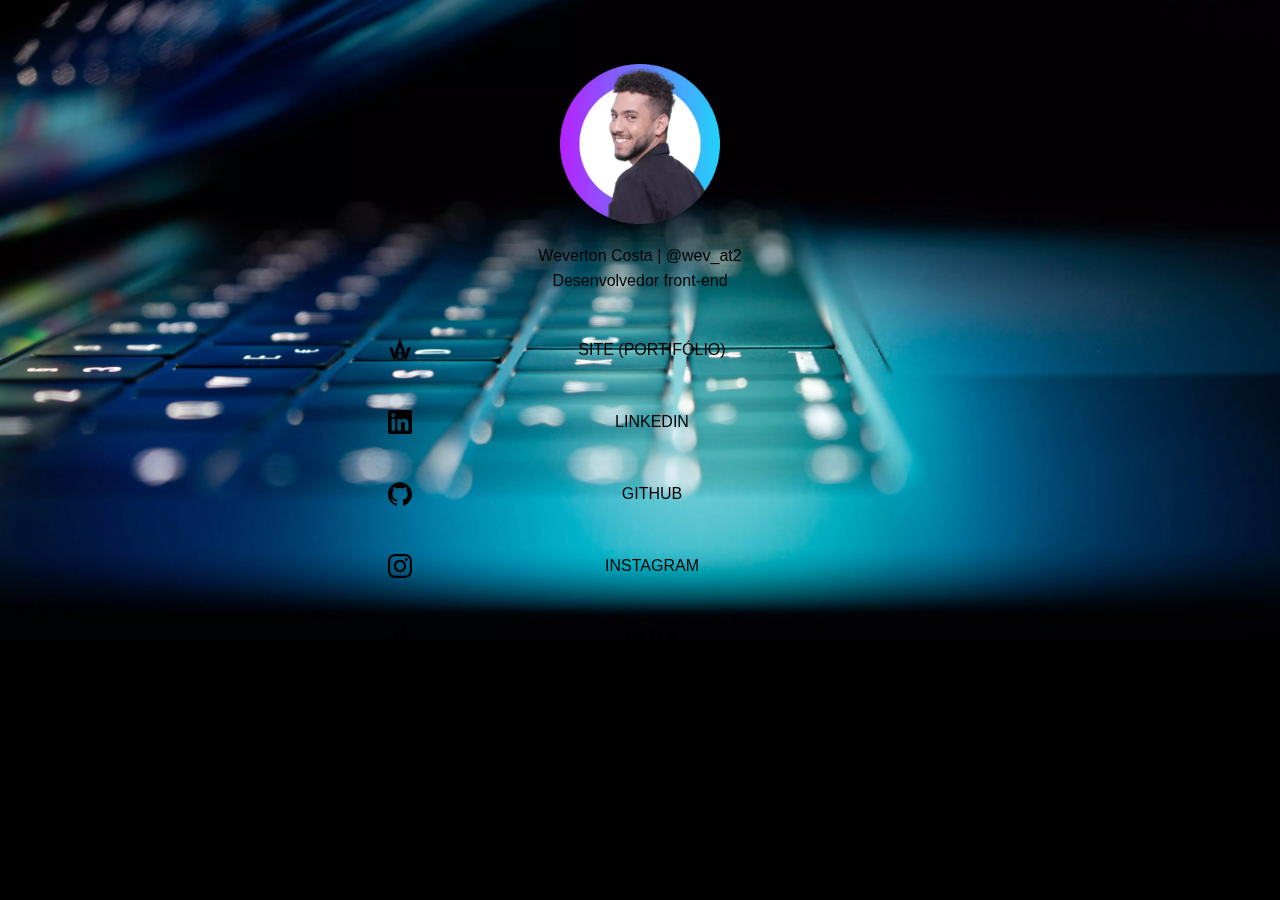
<file: linkbio/index.html>
<!DOCTYPE html>
<html>

<head>
    <meta charset="UTF-8">
    <meta http-equiv="X-UA-Compatible" content="IE=edge">
    <meta name="viewport" content="width=device-width, initial-scale=1.0">
    <title>Weverton Costa | Linkbio</title>
    <meta name="description" content="Conecte-se comigo para explorar oportunidades no desenvolvimento front-end! 💻✨ Experiência em VTEX, Vnda by Olist, Deco.cx, Salesforce e Wake. Vamos criar algo incrível juntos! 🚀 #WebDev #Inovação.">
    <meta name="keywords" content="Front-end development, Web development portfolio, Website optimization, Desenvolvimento Web, Desenvolvedor Frontend, Desenvolvimento Web Moderno, Desenvolvedor de sites, Programador front-end Embu das Artes, Programador Web em São Paulo, SEO, Performance Web, Web design, UI, User interface, UX/UI design, Responsive Design, Prototipagem Rápida, Vtex, Vtex IO, Vnda By Olist, HTML5, HTML, CSS3, CSS, JavaScript, Portfólio, Projetos, Criatividade, Freelancer">
    <meta name="robots" content="index, follow">
    <meta name="author" content="Weverton Costa">
    <meta name="publisher" content="Weverton Costa">
    <meta name="referrer" content="no-referrer-when-downgrade">
    <meta name="theme-color" content="#0e1e5b">
    <link rel="shortcut icon" href="/assets/img/favicon/favicon.ico" type="image/x-icon">
    <link rel="icon" href="/assets/img/favicon/favicon-32x32.webp" type="image/png">
    <link rel="canonical" href="https://wevertoncosta.com.br/linkbio">
    <link rel="stylesheet" href="/assets/css/style.css" />
    <link rel="stylesheet" href="/assets/css/linkbio/style.css" />
</head>

<body class="wc-linkbio">
    <div class="wc-linkbio__banner">
        <picture>
            <source media="(min-width: 769px)" srcset="/assets/img/wc.mainHome-BG-2-1.webp">
            <source media="(max-width: 768px)" srcset="/assets/img/wc.mainHome-BG-9-16.webp">
            <img class="wc-main__banner--img" src="/assets/img/wc.mainHome-BG-2-1.webp" alt="" style="display: block; max-width: 100%; height: auto;">
        </picture>
    </div>
    <main class="wc-linkbio__main">
        <header class="wc-linkbio__header">
            <img class="wc-linkbio__header--img" src="/assets/img/wc-profile-pic.webp" />
            <div class="wc-linkbio__header--text">
                <h1 class="wc-linkbio__header--title">Weverton Costa
                    <span>| @wev_at2</span>
                </h1>
                <h2 class="wc-linkbio__header--subtitle">Desenvolvedor front-end</h2>
            </div>
        </header>

        <section class="wc-linkbio__primary-links">
            <ul class="wc-linkbio__primary-links--items">
                <li class="wc-linkbio__primary-links--item">
                    <a title="Site" target="_blank" class="wc-linkbio__primary-links--item_link" href="https://wevertoncosta.com.br">
                        <svg width="24" height="24">
                            <use xlink:href="/assets/svg/wc_linkbio-social_icons.svg#wc-linkbio-site" />
                        </svg>
                        <span>
                            SITE (PORTIFÓLIO)
                        </span>
                    </a>
                </li>
                <li class="wc-linkbio__primary-links--item">
                    <a title="LinkedIn" target="_blank" class="wc-linkbio__primary-links--item_link" href="https://linkedin.com/in/weverton-costa">
                        <svg width="24" height="24">
                            <use xlink:href="/assets/svg/wc_linkbio-social_icons.svg#wc-linkbio-linkedin" />
                        </svg>
                        <span>
                            LINKEDIN
                        </span>
                    </a>
                </li>
                <li class="wc-linkbio__primary-links--item">
                    <a title="GitHub" target="_blank" class="wc-linkbio__primary-links--item_link" href="https://github.com/Wev-at2">
                        <svg width="24" height="24">
                            <use xlink:href="/assets/svg/wc_linkbio-social_icons.svg#wc-linkbio-github" />
                        </svg>
                        <span>
                            GITHUB
                        </span>
                    </a>
                </li>
                <li class="wc-linkbio__primary-links--item">
                    <a title="Instagram" target="_blank" class="wc-linkbio__primary-links--item_link" href="https://instagram.com/wev_at2">
                        <svg width="24" height="24">
                            <use xlink:href="/assets/svg/wc_linkbio-social_icons.svg#wc-linkbio-instagram" />
                        </svg>
                        <span>
                            INSTAGRAM
                        </span>
                    </a>
                </li>
                <li class="wc-linkbio__primary-links--item">
                    <a title="TikTok" target="_blank" class="wc-linkbio__primary-links--item_link" href="https://tiktok.com/@wev_at2">
                        <svg width="24" height="24">
                            <use xlink:href="/assets/svg/wc_linkbio-social_icons.svg#wc-linkbio-tiktok" />
                        </svg>
                        <span>
                            TIKTOK
                        </span>
                    </a>
                </li>
                <li class="wc-linkbio__primary-links--item">
                    <a title="Facebook" target="_blank" class="wc-linkbio__primary-links--item_link" href="https://facebook.com/weverton.costa.cr7">
                        <svg width="24" height="24">
                            <use xlink:href="/assets/svg/wc_linkbio-social_icons.svg#wc-linkbio-facebook" />
                        </svg>
                        <span>
                            FACEBOOK
                        </span>
                    </a>
                </li>
            </ul>
        </section>

        <section class="wc-linkbio__secondary-links">
            <p class="wc-linkbio__secondary-links--text">
                Também sou cantor e compositor nas horas vagas. <br />Confira minhas músicas disponíveis nas plataformas
                digitais.
            </p>
            <ul class="wc-linkbio__secondary-links--items">
                <li class="wc-linkbio__secondary-links--item">
                    <a title="Spotify" target="_blank" class="wc-linkbio__secondary-links--item_link" href="https://www.spotify.com/">
                        <svg width="30" height="30">
                            <use xlink:href="/assets/svg/wc_linkbio-social_icons.svg#wc-linkbio-spotify" />
                        </svg>
                    </a>
                </li>
                <li class="wc-linkbio__secondary-links--item">
                    <a title="Deezer" target="_blank" class="wc-linkbio__secondary-links--item_link" href="https://www.deezer.com/">
                        <svg width="30" height="30">
                            <use xlink:href="/assets/svg/wc_linkbio-social_icons.svg#wc-linkbio-deezer" />
                        </svg>
                    </a>
                </li>
                <li class="wc-linkbio__secondary-links--item">
                    <a title="Youtube Music" target="_blank" class="wc-linkbio__secondary-links--item_link" href="https://music.youtube.com/">
                        <svg width="30" height="30">
                            <use xlink:href="/assets/svg/wc_linkbio-social_icons.svg#wc-linkbio-youtube_music" />
                        </svg>
                    </a>
                </li>
                <li class="wc-linkbio__secondary-links--item">
                    <a title="Youtube" target="_blank" class="wc-linkbio__secondary-links--item_link" href="https://youtube.com/">
                        <svg width="30" height="30">
                            <use xlink:href="/assets/svg/wc_linkbio-social_icons.svg#wc-linkbio-youtube" />
                        </svg>
                    </a>
                </li>
            </ul>
        </section>
    </main>
</body>

</html>
</file>
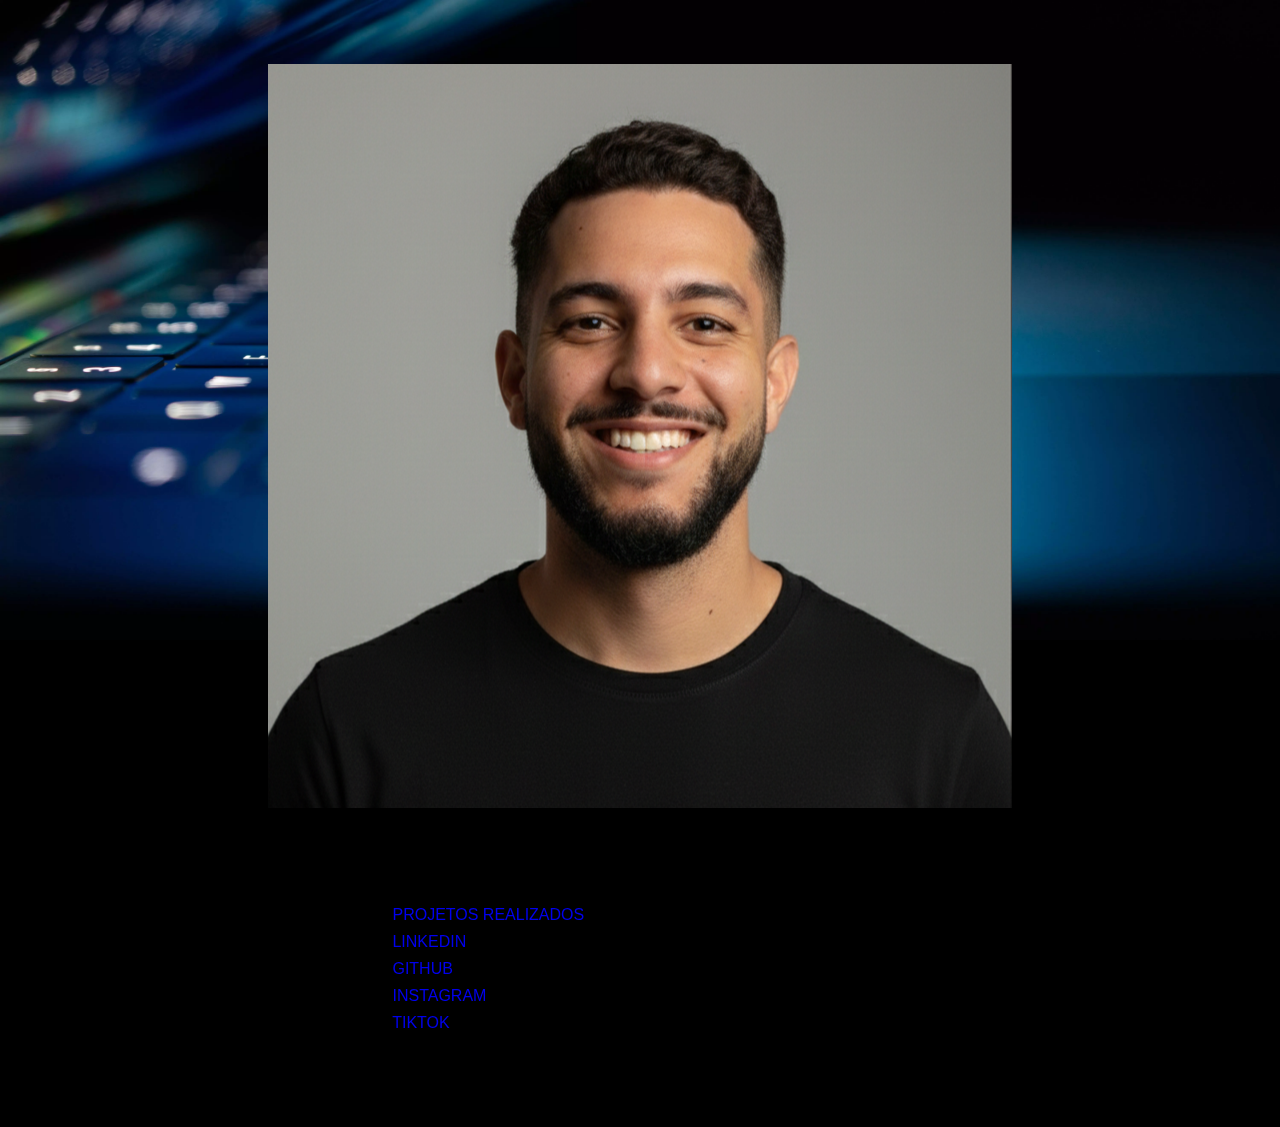
<file: links/index.html>
<!DOCTYPE html>
<html>

<head>
    <meta charset="UTF-8">
    <meta http-equiv="X-UA-Compatible" content="IE=edge">
    <meta name="viewport" content="width=device-width, initial-scale=1.0">
    <title>Links | Weverton Costa Front-end e Web Designer</title>
    <meta name="description" content="Conecte-se comigo para explorar oportunidades no desenvolvimento front-end! 💻✨ Experiência em VTEX, Olist Vnda, Deco.cx, Salesforce e Wake. Vamos criar algo incrível juntos! 🚀 #WebDev #Inovação.">
    <meta name="keywords" content="Front-end development, Web development portfolio, Website optimization, Desenvolvimento Web, Desenvolvedor Frontend, Desenvolvimento Web Moderno, Desenvolvedor de sites, Programador front-end Embu das Artes, Programador Web em São Paulo, SEO, Performance Web, Web design, UI, User interface, UX/UI design, Responsive Design, Prototipagem Rápida, Vtex, Vtex IO, Olist Vnda, HTML5, HTML, CSS3, CSS, JavaScript, Portfólio, Projetos, Criatividade, Freelancer">
    <meta name="robots" content="index, follow">
    <meta name="author" content="Weverton Costa">
    <meta name="publisher" content="Weverton Costa">
    <meta name="referrer" content="no-referrer-when-downgrade">
    <meta name="theme-color" content="#0e1e5b">
    <link rel="shortcut icon" href="../assets/img/favicon/favicon.ico" type="image/x-icon">
    <link rel="icon" href="../assets/img/favicon/favicon-32x32.webp" type="image/png">
    <link rel="canonical" href="https://wevertoncosta.dev.br/linkbio">
    <link rel="stylesheet" href="../assets/css/style.css" />
    <link rel="stylesheet" href="../assets/css/linkbio/style.css" />
</head>

<body class="wc-linkbio">
    <div class="wc-linkbio__banner">
        <picture>
            <source media="(min-width: 769px)" srcset="../assets/img/wc.mainHome-BG-2-1.webp">
            <source media="(max-width: 768px)" srcset="../assets/img/wc.mainHome-BG-9-16.webp">
            <img class="wc-main__banner--img" src="../assets/img/wc.mainHome-BG-2-1.webp" alt="" style="display: block; max-width: 100%; height: auto;">
        </picture>
    </div>
    <main class="wc-linkbio__main">
        <header class="wc-linkbio__header">
            <img class="wc-linkbio__img" src="../assets/img/wc-profile-20260206-1.png" />
            <div class="wc-linkbio__text">
                <h1 class="wc-linkbio__title">Weverton Costa
                    <span>| @wev_at2</span>
                </h1>
                <h2 class="wc-linkbio__subtitle">Desenvolvedor Front-End e Web Designer</h2>
            </div>
        </header>

        <section class="wc-linkbio__primary-links">
            <ul class="wc-linkbio__items">
                <li class="wc-linkbio__item">
                    <a title="Site" target="_blank" class="wc-linkbio__link wc-linkbio__link--primary" href="/wevertoncosta.com.br/">
                        <svg width="24" height="24">
                            <use xlink:href="../assets/svg/wc_linkbio-social_icons.svg#wc-linkbio-site" />
                        </svg>
                        <span>
                            PROJETOS REALIZADOS
                        </span>
                    </a>
                </li>
                <li class="wc-linkbio__item">
                    <a title="LinkedIn" target="_blank" class="wc-linkbio__link wc-linkbio__link--primary" href="https://linkedin.com/in/weverton-costa">
                        <svg width="24" height="24">
                            <use xlink:href="../assets/svg/wc_linkbio-social_icons.svg#wc-linkbio-linkedin" />
                        </svg>
                        <span>
                            LINKEDIN
                        </span>
                    </a>
                </li>
                <li class="wc-linkbio__item">
                    <a title="GitHub" target="_blank" class="wc-linkbio__link wc-linkbio__link--primary" href="https://github.com/Wev-at2">
                        <svg width="24" height="24">
                            <use xlink:href="../assets/svg/wc_linkbio-social_icons.svg#wc-linkbio-github" />
                        </svg>
                        <span>
                            GITHUB
                        </span>
                    </a>
                </li>
                <li class="wc-linkbio__item">
                    <a title="Instagram" target="_blank" class="wc-linkbio__link wc-linkbio__link--primary" href="https://instagram.com/wev_at2">
                        <svg width="24" height="24">
                            <use xlink:href="../assets/svg/wc_linkbio-social_icons.svg#wc-linkbio-instagram" />
                        </svg>
                        <span>
                            INSTAGRAM
                        </span>
                    </a>
                </li>
                <li class="wc-linkbio__item">
                    <a title="TikTok" target="_blank" class="wc-linkbio__link wc-linkbio__link--primary" href="https://tiktok.com/@wev_at2">
                        <svg width="24" height="24">
                            <use xlink:href="../assets/svg/wc_linkbio-social_icons.svg#wc-linkbio-tiktok" />
                        </svg>
                        <span>
                            TIKTOK
                        </span>
                    </a>
                </li>
                <!-- <li class="wc-linkbio__item">
                    <a title="Facebook" target="_blank" class="wc-linkbio__link wc-linkbio__link--primary" href="https://facebook.com/weverton.costa.cr7">
                        <svg width="24" height="24">
                            <use xlink:href="../assets/svg/wc_linkbio-social_icons.svg#wc-linkbio-facebook" />
                        </svg>
                        <span>
                            FACEBOOK
                        </span>
                    </a>
                </li> -->
            </ul>
            <!-- <br><br><br>
            <blockquote class="tiktok-embed" cite="https://www.tiktok.com/@wev_at2" data-unique-id="wev_at2" data-embed-type="creator" style="max-width: 780px; min-width: 288px;">
                <section>
                    <a target="_blank" href="https://www.tiktok.com/@wev_at2?refer=creator_embed">@wev_at2</a>
                </section>
            </blockquote>
            <script async src="https://www.tiktok.com/embed.js"></script> -->
        </section>

        <section class="wc-linkbio__secondary-links">
            <p class="wc-linkbio__text">
                Também sou cantor e compositor. <br />Confira minhas músicas disponíveis nas plataformas
                digitais.
            </p>
            <ul class="wc-linkbio__items">
                <li class="wc-linkbio__item">
                    <a title="Spotify" target="_blank" class="wc-linkbio__link wc-linkbio__link--secondary" href="https://open.spotify.com/artist/0HJI2V2PaHVck1oMmJNLKm">
                        <svg width="30" height="30">
                            <use xlink:href="../assets/svg/wc_linkbio-social_icons.svg#wc-linkbio-spotify" />
                        </svg>
                    </a>
                </li>
                <li class="wc-linkbio__item">
                    <a title="Deezer" target="_blank" class="wc-linkbio__link wc-linkbio__link--secondary" href="https://www.deezer.com/artist/284082641">
                        <svg width="30" height="30">
                            <use xlink:href="../assets/svg/wc_linkbio-social_icons.svg#wc-linkbio-deezer" />
                        </svg>
                    </a>
                </li>
                <li class="wc-linkbio__item">
                    <a title="Youtube Music" target="_blank" class="wc-linkbio__link wc-linkbio__link--secondary" href="https://music.youtube.com/channel/UCfAckFbawMk2wuOyGyRBnCA">
                        <svg width="30" height="30">
                            <use xlink:href="../assets/svg/wc_linkbio-social_icons.svg#wc-linkbio-youtube_music" />
                        </svg>
                    </a>
                </li>
                <li class="wc-linkbio__item">
                    <a title="Youtube" target="_blank" class="wc-linkbio__link wc-linkbio__link--secondary" href="https://www.youtube.com/@wevcosta?sub_confirmation=1">
                        <svg width="30" height="30">
                            <use xlink:href="../assets/svg/wc_linkbio-social_icons.svg#wc-linkbio-youtube" />
                        </svg>
                    </a>
                </li>
            </ul>
        </section>
    </main>
</body>

</html>
</file>
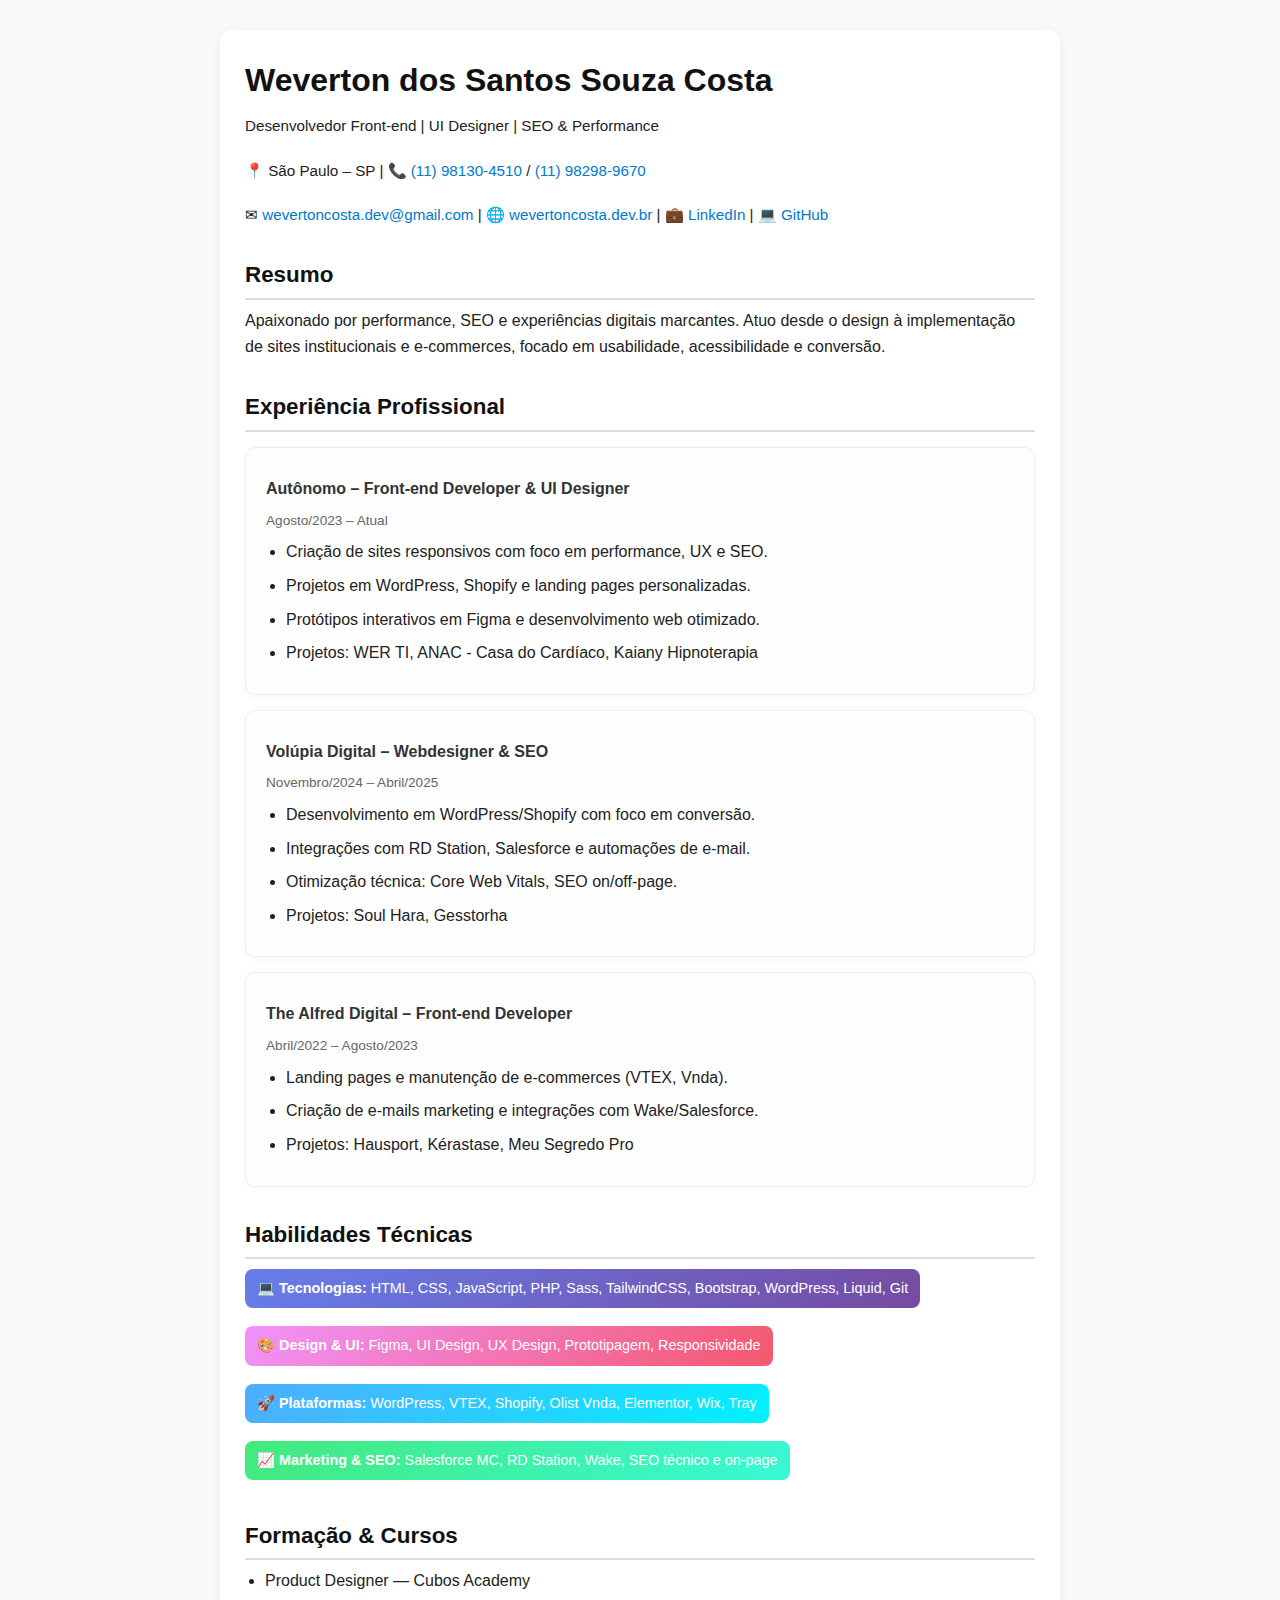
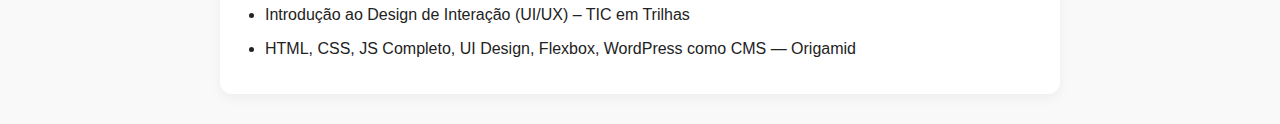
<file: cv.html>
<!DOCTYPE html>
<html lang="pt-BR">

<head>
  <meta charset="UTF-8" />
  <meta name="viewport" content="width=device-width, initial-scale=1.0" />
  <title>Currículo - Weverton Costa</title>
  <!-- Favicons -->
  <link rel="shortcut icon" href="/assets/img/favicon/favicon.ico" type="image/x-icon">
  <link rel="icon" type="image/png" sizes="32x32" href="/assets/img/favicon/favicon-32x32.png">
  <link rel="icon" type="image/png" sizes="16x16" href="/assets/img/favicon/favicon-16x16.png">
  <link rel="apple-touch-icon" sizes="180x180" href="/assets/img/favicon/apple-touch-icon.png">

  <!-- Canonical -->
  <link rel="canonical" href="https://wevertoncosta.dev.br">
  <style>
    * {
      box-sizing: border-box;
      margin: 0;
      padding: 0;
    }

    body {
      font-family: 'Segoe UI', sans-serif;
      background: #f9f9f9;
      color: #222;
      line-height: 1.6;
      padding: 30px;
      max-width: 900px;
      margin: auto;
    }

    h1,
    h2 {
      color: #111;
    }

    h1 {
      font-size: 2rem;
      margin-bottom: 5px;
    }

    h2 {
      margin-top: 30px;
      font-size: 1.4rem;
      border-bottom: 2px solid #ddd;
      padding-bottom: 5px;
    }

    p,
    li {
      margin: 8px 0;
    }

    a {
      color: #007acc;
      text-decoration: none;
      transition: 0.3s;
    }

    a:hover {
      color: #005b99;
      text-decoration: underline;
    }

    ul {
      padding-left: 20px;
    }

    .info {
      margin-bottom: 20px;
      font-size: 0.95rem;
    }

    .container {
      background: #fff;
      padding: 25px;
      border-radius: 12px;
      box-shadow: 0 4px 12px rgba(0, 0, 0, 0.05);
    }

    .content {
      transition: transform 0.3s ease;
    }

    .content:hover {
      transform: scale(1.01) translateY(-2px);
    }

    .job-card {
      background: #fefefe;
      border: 1px solid #eee;
      border-radius: 10px;
      padding: 20px;
      margin-top: 15px;
      box-shadow: 0 2px 6px rgba(0, 0, 0, 0.04);
      transition: transform 0.3s ease;
    }

    .job-card:hover {
      transform: scale(1.01);
    }

    .job-title {
      font-weight: bold;
      color: #333;
    }

    .job-time {
      font-size: 0.85rem;
      color: #666;
    }

    .skills span {
      display: inline-block;
      margin: 5px;
      padding: 5px 10px;
      border-radius: 6px;
      font-size: 0.9rem;
      color: #fff;
    }

    .iniciante {
      background: #ffb74d;
    }

    /* laranja claro */
    .intermediario {
      background: #42a5f5;
    }

    /* azul claro */
    .avancado {
      background: #66bb6a;
    }

    /* verde médio */
    /* Estilo para os itens de habilidades dentro de cada categoria */
    .habilidades-lista {
      list-style: none;
      padding: 0;
    }

    .habilidades-lista li {
      margin: 10px 0;
      padding: 8px 12px;
      border-radius: 8px;
      font-size: 0.9rem;
      color: white;
      display: inline-block;
      margin-right: 8px;
      margin-bottom: 8px;
      transition: transform 0.2s ease;
    }

    .habilidades-lista li:hover {
      transform: scale(1.05);
    }

    /* Cores específicas para cada tipo de habilidade */
    .habilidades-lista li:nth-child(1) {
      background: linear-gradient(135deg, #667eea 0%, #764ba2 100%);
    }

    .habilidades-lista li:nth-child(2) {
      background: linear-gradient(135deg, #f093fb 0%, #f5576c 100%);
    }

    .habilidades-lista li:nth-child(3) {
      background: linear-gradient(135deg, #4facfe 0%, #00f2fe 100%);
    }

    .habilidades-lista li:nth-child(4) {
      background: linear-gradient(135deg, #43e97b 0%, #38f9d7 100%);
    }

    /* Ícones para as categorias */
    .categoria-tecnologias::before {
      content: "💻 ";
    }

    .categoria-design-ui::before {
      content: "🎨 ";
    }

    .categoria-plataformas::before {
      content: "🚀 ";
    }

    .categoria-marketing-seo::before {
      content: "📈 ";
    }

    /* Responsividade */
    @media (max-width: 768px) {
      .habilidades-lista li {
        font-size: 0.8rem;
        padding: 6px 10px;
      }
    }
  </style>
</head>

<body>
  <div class="container">
    <div class="content">
      <h1>Weverton dos Santos Souza Costa</h1>
      <p class="info">Desenvolvedor Front-end | UI Designer | SEO & Performance</p>
      <p class="info">📍 São Paulo – SP |
        📞 <a
          href="https://wa.me/5511981304510?text=Olá%20Weverton,%20tudo%20bem?%20Vim%20aqui%20através%20do%20seu%20site%20portfólio."
          target="_blank">(11) 98130-4510</a> /
        <a href="https://wa.me/5511982989670?text=Oi%20Priscyla!%20Vim%20através%20do%20currículo%20do%20Weverton%20para%20deixar%20um%20recado."
          target="_blank">(11) 98298-9670</a>
      </p>
      <p class="info">
        ✉ <a href="mailto:wevertoncosta.dev@gmail.com">wevertoncosta.dev@gmail.com</a> |
        🌐 <a href="http://wevertoncosta.dev.br" target="_blank">wevertoncosta.dev.br</a> |
        💼 <a href="https://linkedin.com/in/weverton-costa" target="_blank">LinkedIn</a> |
        💻 <a href="https://github.com/Wev-at2" target="_blank">GitHub</a>
      </p>
    </div>

    <div class="content">
      <h2>Resumo</h2>
      <p>
        Apaixonado por performance, SEO e experiências digitais marcantes. Atuo desde o design à implementação de sites
        institucionais e e-commerces, focado em usabilidade, acessibilidade e conversão.
      </p>
    </div>

    <div class="content">
      <h2>Experiência Profissional</h2>

      <div class="job-card">
        <p class="job-title">Autônomo – Front-end Developer & UI Designer</p>
        <p class="job-time">Agosto/2023 – Atual</p>
        <ul>
          <li>Criação de sites responsivos com foco em performance, UX e SEO.</li>
          <li>Projetos em WordPress, Shopify e landing pages personalizadas.</li>
          <li>Protótipos interativos em Figma e desenvolvimento web otimizado.</li>
          <li>Projetos: WER TI, ANAC - Casa do Cardíaco, Kaiany Hipnoterapia</li>
        </ul>
      </div>

      <div class="job-card">
        <p class="job-title">Volúpia Digital – Webdesigner & SEO</p>
        <p class="job-time">Novembro/2024 – Abril/2025</p>
        <ul>
          <li>Desenvolvimento em WordPress/Shopify com foco em conversão.</li>
          <li>Integrações com RD Station, Salesforce e automações de e-mail.</li>
          <li>Otimização técnica: Core Web Vitals, SEO on/off-page.</li>
          <li>Projetos: Soul Hara, Gesstorha</li>
        </ul>
      </div>

      <div class="job-card">
        <p class="job-title">The Alfred Digital – Front-end Developer</p>
        <p class="job-time">Abril/2022 – Agosto/2023</p>
        <ul>
          <li>Landing pages e manutenção de e-commerces (VTEX, Vnda).</li>
          <li>Criação de e-mails marketing e integrações com Wake/Salesforce.</li>
          <li>Projetos: Hausport, Kérastase, Meu Segredo Pro</li>
        </ul>
      </div>
    </div>

    <div class="content">
      <h2>Habilidades Técnicas</h2>
      <ul class="habilidades-lista">
        <li class="categoria-habilidade categoria-tecnologias">
          <strong>Tecnologias:</strong> HTML, CSS, JavaScript, PHP, Sass, TailwindCSS, Bootstrap, WordPress, Liquid, Git
        </li>
        <li class="categoria-habilidade categoria-design-ui">
          <strong>Design & UI:</strong> Figma, UI Design, UX Design, Prototipagem, Responsividade
        </li>
        <li class="categoria-habilidade categoria-plataformas">
          <strong>Plataformas:</strong> WordPress, VTEX, Shopify, Olist Vnda, Elementor, Wix, Tray
        </li>
        <li class="categoria-habilidade categoria-marketing-seo">
          <strong>Marketing & SEO:</strong> Salesforce MC, RD Station, Wake, SEO técnico e on-page
        </li>
      </ul>
    </div>



    <div class="content">
      <h2>Formação & Cursos</h2>
      <ul>
        <li>Product Designer — Cubos Academy</li>
        <li>Introdução ao Design de Interação (UI/UX) – TIC em Trilhas</li>
        <li>HTML, CSS, JS Completo, UI Design, Flexbox, WordPress como CMS — Origamid</li>
      </ul>
    </div>
  </div>
</body>

</html>
</file>
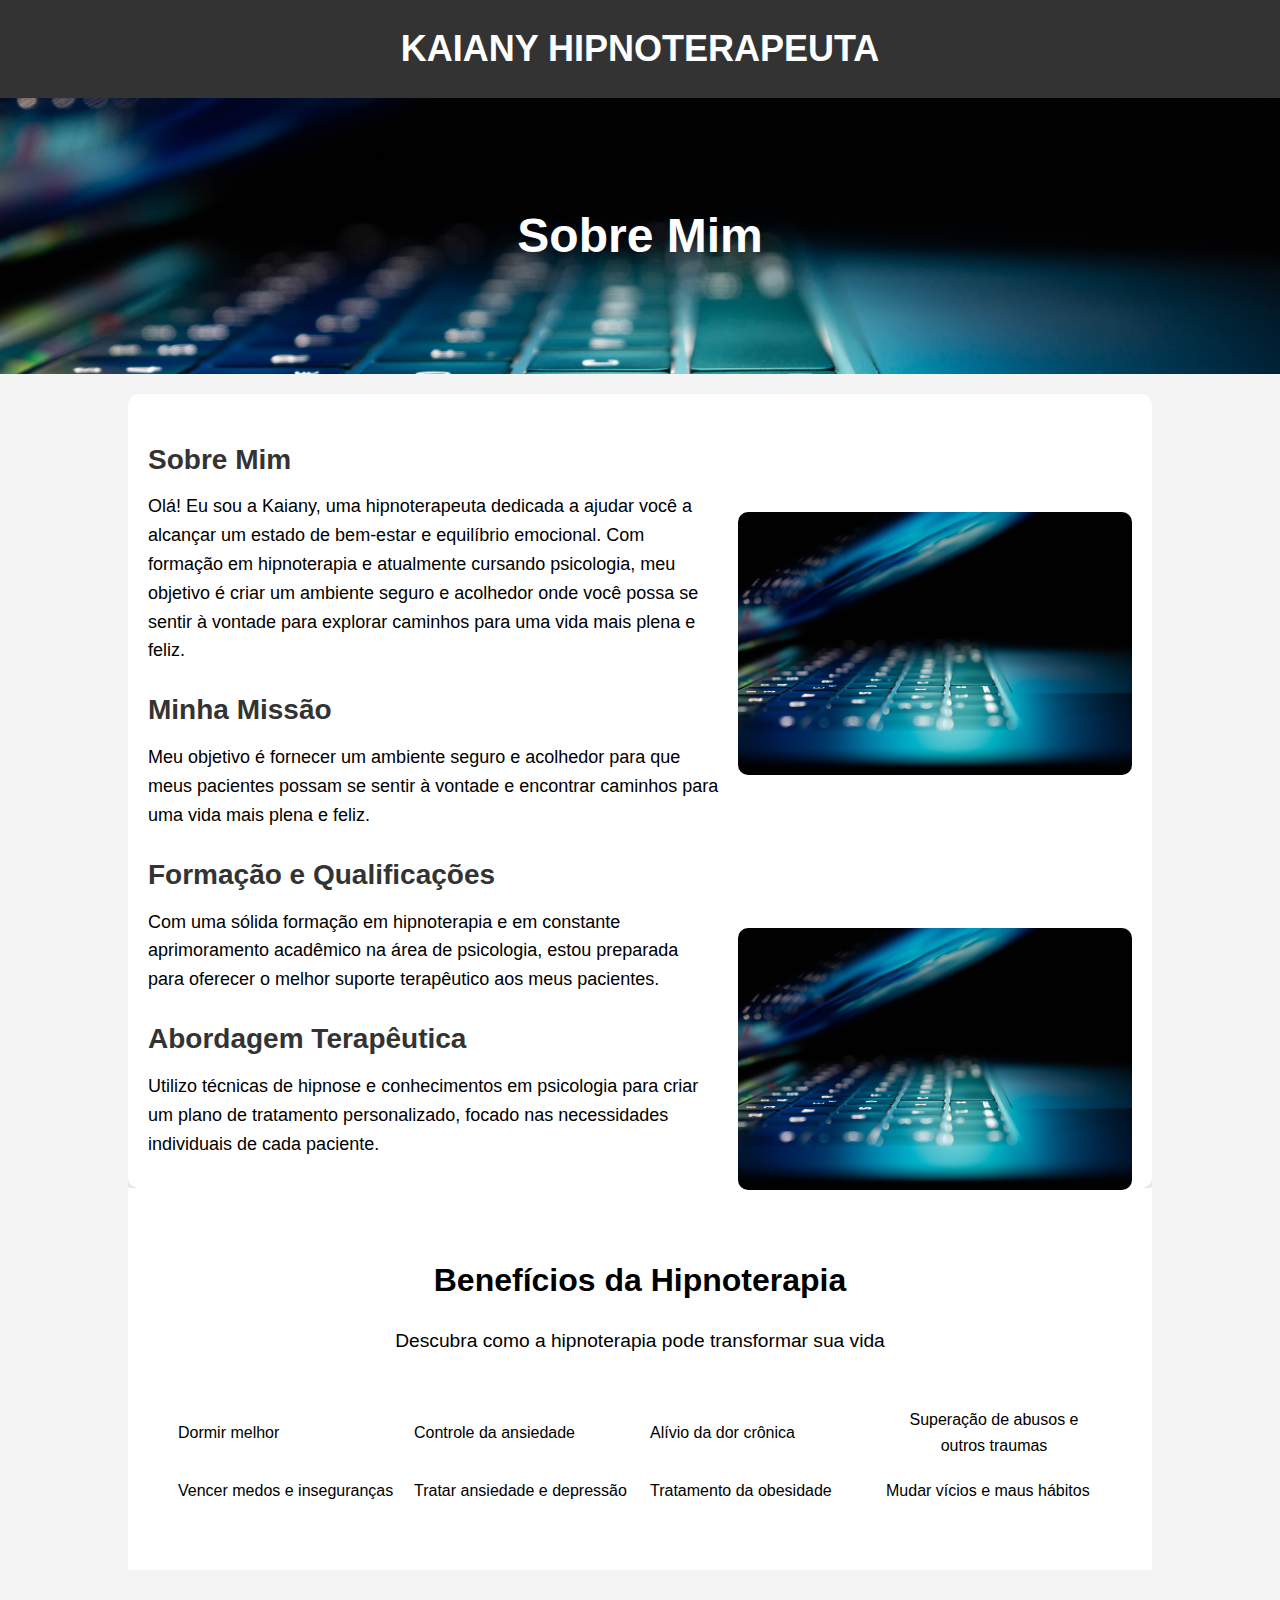
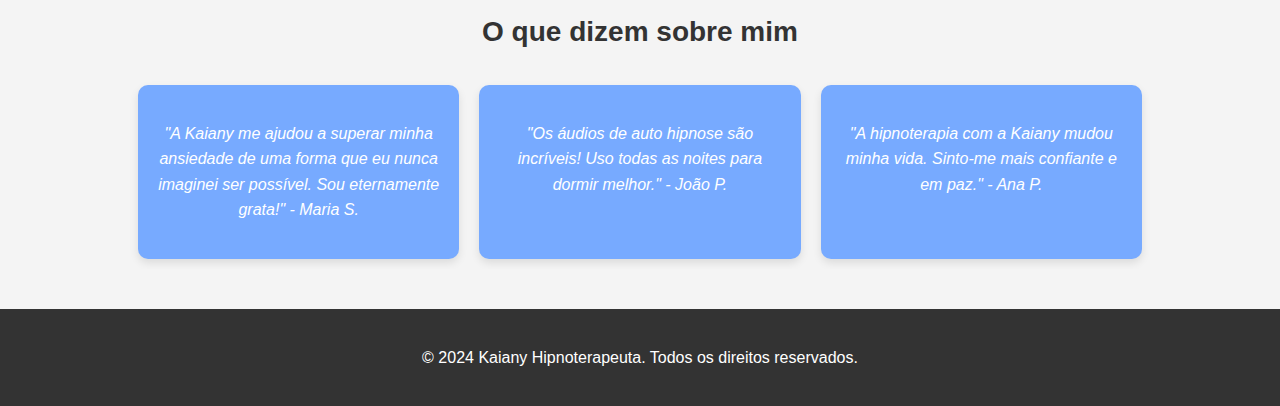
<file: nada.html>
<!DOCTYPE html>
<html lang="pt-BR">

<head>
    <meta charset="UTF-8">
    <meta name="viewport" content="width=device-width, initial-scale=1.0">
    <title>Sobre Mim - Kaiany Hipnoterapeuta</title>
    <style>
        body {
            font-family: 'Arial', sans-serif;
            line-height: 1.6;
            margin: 0;
            padding: 0;
            background-color: #f4f4f4;
        }

        .container {
            width: 80%;
            margin: auto;
            overflow: hidden;
        }

        header {
            background: #333;
            color: #fff;
            padding: 20px 0;
            text-align: center;
        }

        header h1 {
            margin: 0;
            font-size: 36px;
            text-transform: uppercase;
        }

        .banner {
            background: url('./assets/img/philipp-katzenberger-iIJrUoeRoCQ-unsplash.jpg') no-repeat center center/cover;
            color: #fff;
            text-align: center;
            padding: 100px 0;
        }

        .banner h2 {
            font-size: 48px;
            margin: 0;
        }

        .content {
            padding: 20px;
            background: #fff;
            margin-top: 20px;
            border-radius: 10px;
            box-shadow: 0 4px 8px rgba(0, 0, 0, 0.1);
        }

        .content h2 {
            color: #333;
            font-size: 28px;
            margin-bottom: 10px;
        }

        .content p {
            margin: 10px 0;
            font-size: 18px;
        }

        .content img {
            max-width: 100%;
            height: auto;
            margin: 20px 0;
            border-radius: 10px;
        }

        .content .image-right {
            float: right;
            margin-left: 20px;
            width: 40%;
        }

        .testimonials {
            margin-top: 40px;
        }

        .testimonials h2 {
            text-align: center;
            color: #333;
            font-size: 28px;
            margin-bottom: 20px;
        }

        .cards {
            display: flex;
            justify-content: space-between;
            flex-wrap: wrap;
        }

        .card {
            background: #77aaff;
            color: #fff;
            padding: 20px;
            margin: 10px;
            flex: 1;
            text-align: center;
            border-radius: 10px;
            box-shadow: 0 4px 8px rgba(0, 0, 0, 0.1);
            transition: transform 0.3s;
        }

        .card:hover {
            transform: scale(1.05);
        }

        .card p {
            font-style: italic;
            font-size: 16px;
        }

        footer {
            background: #333;
            color: #fff;
            text-align: center;
            padding: 20px 0;
            margin-top: 40px;
        }
    </style>
</head>

<body>
    <header>
        <h1>Kaiany Hipnoterapeuta</h1>
    </header>
    <div class="banner">
        <h2>Sobre Mim</h2>
    </div>
    <div class="container">
        <div class="content">
            <h2>Sobre Mim</h2>
            <img src="./assets/img/philipp-katzenberger-iIJrUoeRoCQ-unsplash.jpg" alt="Kaiany Hipnoterapeuta" class="image-right">
            <p>Olá! Eu sou a Kaiany, uma hipnoterapeuta dedicada a ajudar você a alcançar um estado de bem-estar e equilíbrio emocional. Com formação em hipnoterapia e atualmente cursando psicologia, meu objetivo é criar um ambiente seguro e acolhedor onde você possa se sentir à vontade para explorar caminhos para uma vida mais plena e feliz.</p>

            <h2>Minha Missão</h2>
            <p>Meu objetivo é fornecer um ambiente seguro e acolhedor para que meus pacientes possam se sentir à vontade e encontrar caminhos para uma vida mais plena e feliz.</p>

            <h2>Formação e Qualificações</h2>
            <img src="./assets/img/philipp-katzenberger-iIJrUoeRoCQ-unsplash.jpg" alt="Formação de Kaiany" class="image-right">
            <p>Com uma sólida formação em hipnoterapia e em constante aprimoramento acadêmico na área de psicologia, estou preparada para oferecer o melhor suporte terapêutico aos meus pacientes.</p>

            <h2>Abordagem Terapêutica</h2>
            <p>Utilizo técnicas de hipnose e conhecimentos em psicologia para criar um plano de tratamento personalizado, focado nas necessidades individuais de cada paciente.</p>
        </div>
        <section style="background-color: white; padding: 40px; text-align: center;">
            <h2 style="font-size: 2em; margin-bottom: 20px;">Benefícios da Hipnoterapia</h2>
            <p style="font-size: 1.2em; margin-bottom: 40px;">Descubra como a hipnoterapia pode transformar sua vida</p>
            <ul style="list-style-type: none; padding: 0; display: flex; flex-wrap: wrap; justify-content: center;">
                <li style="flex: 1 1 200px; margin: 10px; display: flex; align-items: center;">

                    <span>Dormir melhor</span>
                </li>
                <li style="flex: 1 1 200px; margin: 10px; display: flex; align-items: center;">

                    <span>Controle da ansiedade</span>
                </li>
                <li style="flex: 1 1 200px; margin: 10px; display: flex; align-items: center;">

                    <span>Alívio da dor crônica</span>
                </li>
                <li style="flex: 1 1 200px; margin: 10px; display: flex; align-items: center;">

                    <span>Superação de abusos e outros traumas</span>
                </li>
                <li style="flex: 1 1 200px; margin: 10px; display: flex; align-items: center;">

                    <span>Vencer medos e inseguranças</span>
                </li>
                <li style="flex: 1 1 200px; margin: 10px; display: flex; align-items: center;">

                    <span>Tratar ansiedade e depressão</span>
                </li>
                <li style="flex: 1 1 200px; margin: 10px; display: flex; align-items: center;">

                    <span>Tratamento da obesidade</span>
                </li>
                <li style="flex: 1 1 200px; margin: 10px; display: flex; align-items: center;">

                    <span>Mudar vícios e maus hábitos</span>
                </li>
            </ul>
        </section>


        <div class="testimonials">
            <h2>O que dizem sobre mim</h2>
            <div class="cards">
                <div class="card">
                    <p>"A Kaiany me ajudou a superar minha ansiedade de uma forma que eu nunca imaginei ser possível. Sou eternamente grata!" - Maria S.</p>
                </div>
                <div class="card">
                    <p>"Os áudios de auto hipnose são incríveis! Uso todas as noites para dormir melhor." - João P.</p>
                </div>
                <div class="card">
                    <p>"A hipnoterapia com a Kaiany mudou minha vida. Sinto-me mais confiante e em paz." - Ana P.</p>
                </div>
            </div>
        </div>
    </div>
    <footer>
        <p>© 2024 Kaiany Hipnoterapeuta. Todos os direitos reservados.</p>
    </footer>
</body>

</html>
</file>
<file: assets/css/linkbio/style.css>
* {
    box-sizing: border-box;
    font-family: "Glacial Indifference", sans-serif;
}
.wc-linkbio__header--title,
.wc-linkbio__header--subtitle,
.wc-linkbio__primary-links--item_link,
.wc-linkbio__secondary-links--text {
    font-family: var(--font-family-other-2);
    font-family: "Glacial Indifference", sans-serif;
}

.wc-linkbio {
    background-color: transparent;
    display: flex;
    flex-direction: row;
    justify-content: center;
    width: 100%;
    background-color: #000000;
}

.wc-linkbio__banner {
    position: fixed;
    z-index: -1;
    pointer-events: none;
}

.wc-linkbio__main {
    /* background-image: url(/assets/img/wc.mainHome-BG-9-16.webp); */
    /* background-size: cover; */
    width: 100%;
    height: 100%;
    padding: 4rem 1.5rem;
}

.wc-linkbio__header {
    width: 100%;
    background-color: transparent;
    display: flex;
    flex-direction: column;
    justify-content: start;
    align-items: center;
    gap: 1.5rem;
}

.wc-linkbio__header--img {
    width: 40%;
    object-fit: cover;
}

.wc-linkbio__header--text {
    display: flex;
    flex-direction: column;
    gap: 0.5rem;
}
.wc-linkbio__header--title {
    font-size: var(--font-size-big);
    font-weight: var(--font-weight-bold);
    color: var(--color-white);
    text-align: center;
    letter-spacing: 0;
}

.wc-linkbio__header--title span {
    font-weight: 100;
}

.wc-linkbio__header--subtitle {
    font-weight: 400;
    color: var(--color-white);
    font-size: var(--font-size-subtitle);
    text-align: center;
    letter-spacing: 0;
    line-height: normal;
}

.wc-linkbio__primary-links,
.wc-linkbio__secondary-links {
    max-width: 100%;
    width: 100%;
    padding: 2rem;
    margin: 0;
}

.wc-linkbio__primary-links--items {
    display: flex;
    flex-direction: column;
    justify-content: start;
    align-items: center;
    gap: 1rem;
    width: 100%;
}

.wc-linkbio__primary-links--item {
    width: 100%;
    height: 100%;
}

.wc-linkbio__primary-links--item_link {
    display: grid;
    grid-template-columns: auto 1fr;
    align-items: center;
    padding: 1rem 1.5rem;
    background-color: var(--color-white-transparency);
    border: 1px solid var(--color-black);
    font-weight: var(--font-weight-bold);
    color: var(--color-black);
    font-size: var(--font-size-medium);
    text-align: center;
    letter-spacing: 0;
    line-height: normal;
    transition: var(--transition);
}
blockquote.tiktok-embed {
    opacity: 0;
    visibility: hidden;
}
.wc-linkbio__secondary-links {
    position: relative;
    margin: 0;
    padding: 1.5rem 0;
    text-align: center;

    display: none;
}
.wc-linkbio__secondary-links::before {
    content: "";
    width: 100%;
    height: 1px;
    background: var(--color-white-transparency);
    position: absolute;
    top: 0;
    left: 0;
    object-fit: cover;
}

.wc-linkbio__secondary-links--text {
    font-weight: var(--font-weight-regular);
    color: var(--color-white);
    font-size: var(--font-size-base);
    text-align: center;
    letter-spacing: 0;
    line-height: normal;
}

.wc-linkbio__secondary-links--items {
    display: flex;
    flex-direction: row;
    justify-content: center;
    align-items: center;
    gap: 1rem;
    padding: 1rem 3rem;
}

.wc-linkbio__secondary-links--item_link {
    display: flex;
    justify-content: center;
    align-items: center;
    width: 2.5rem;
    height: 2.5rem;
    background-color: var(--color-white-transparency);
    border-radius: 50%;
    border: 2px solid transparent;
    transition: var(--transition);
}

@media only screen and (min-width: 767px) {
    .wc-linkbio__main {
        background-color: transparent;
        display: flex;
        flex-direction: column;
        justify-content: center;
        width: 100%;
    }

    .wc-linkbio__header--img {
        width: 10rem;
    }

    .wc-linkbio__header--title,
    .wc-linkbio__header--title span {
        font-size: var(--font-size-title);
    }

    .wc-linkbio__primary-links {
        width: 50%;
        margin: 0 auto;
    }
    .wc-linkbio__secondary-links::before {
        width: 70%;
        left: 15%;
        right: 15%;
    }
    .wc-linkbio__secondary-links--item_link {
        width: 3rem;
        height: 3rem;
    }
    .wc-linkbio__primary-links--item_link:is(:hover, :focus),
    .wc-linkbio__secondary-links--item_link:is(:hover, :focus) {
        transform: scale(1.1);
        border: 2px solid var(--color-white-transparency-2);
        box-shadow: var(--boxshadow-hover-1);
    }
    .wc-linkbio__primary-links--item_link:is(:hover, :focus) {
        transform: scale(1.02);
    }
}
</file>
<file: assets/css/style.css>
@import url(./reset.css);
@import url(./header.css);
@import url(./footer.css);
@import url(./main.css);
</file>
